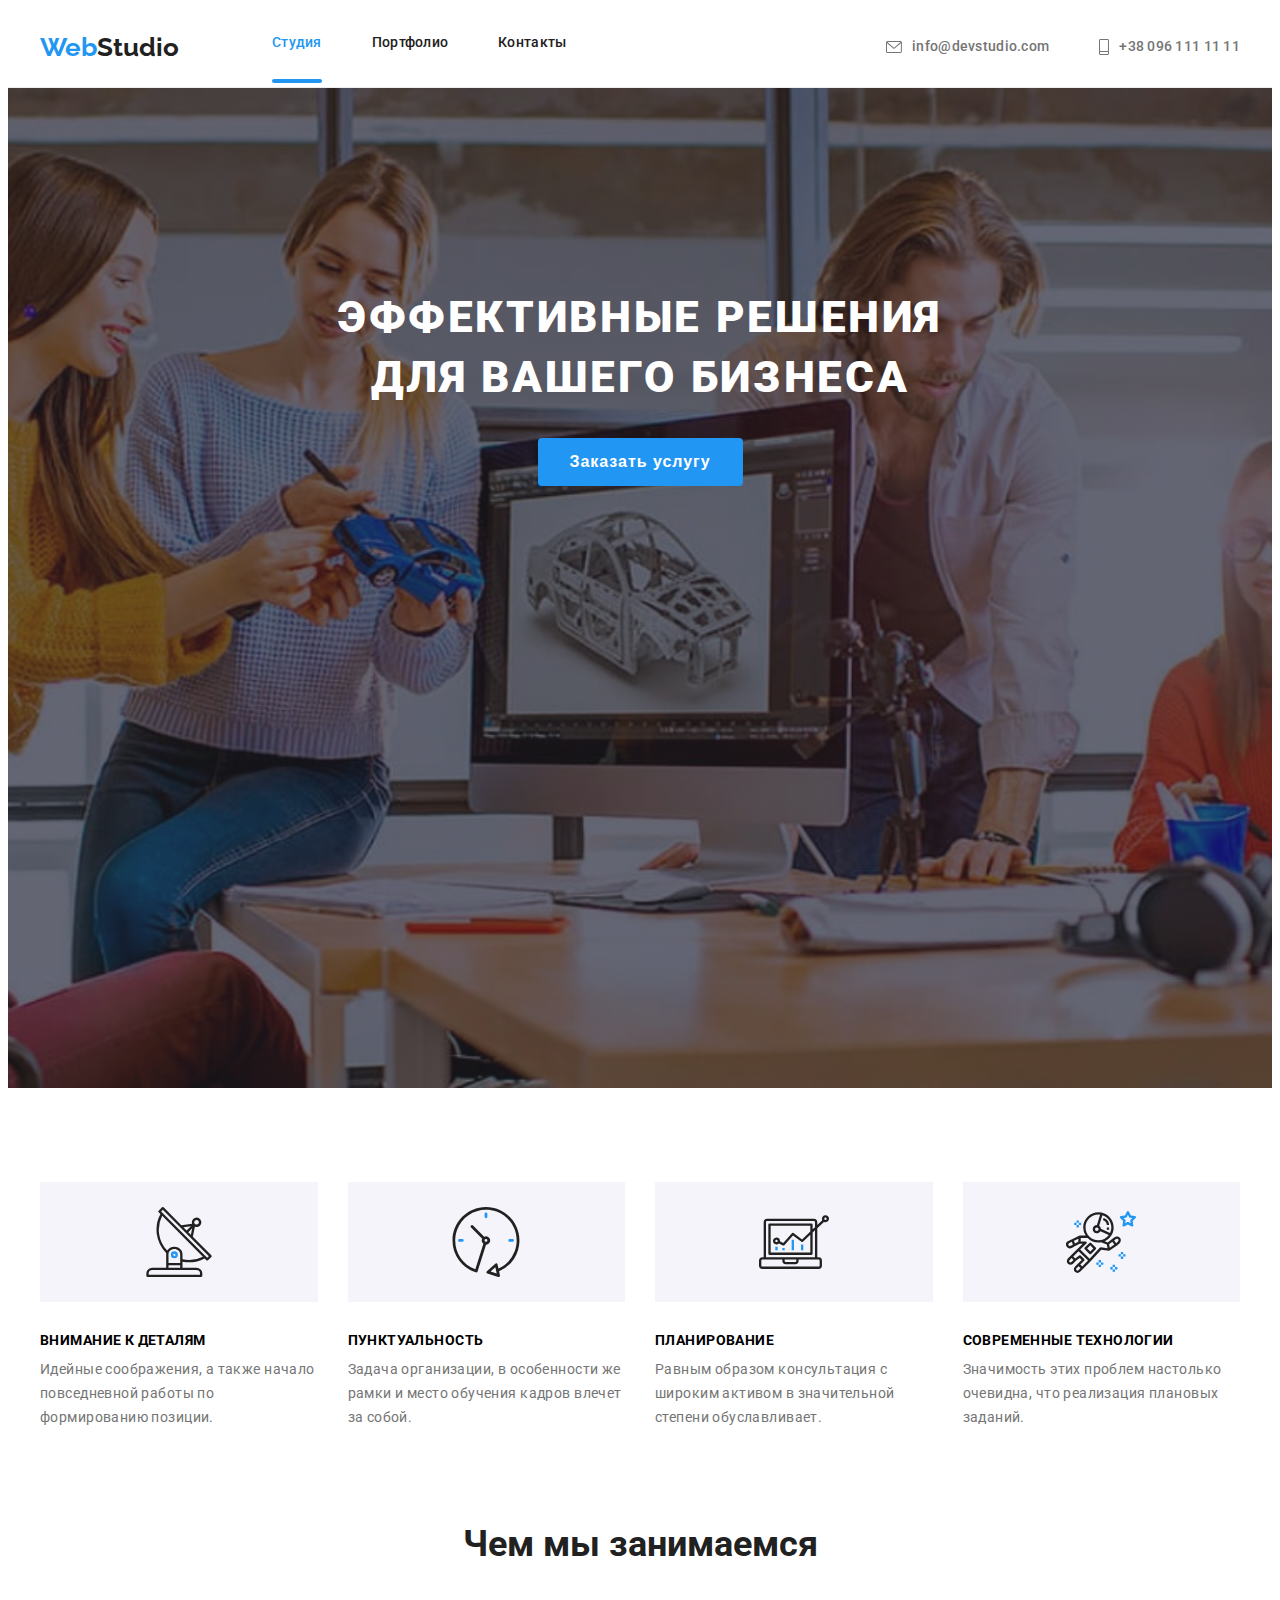
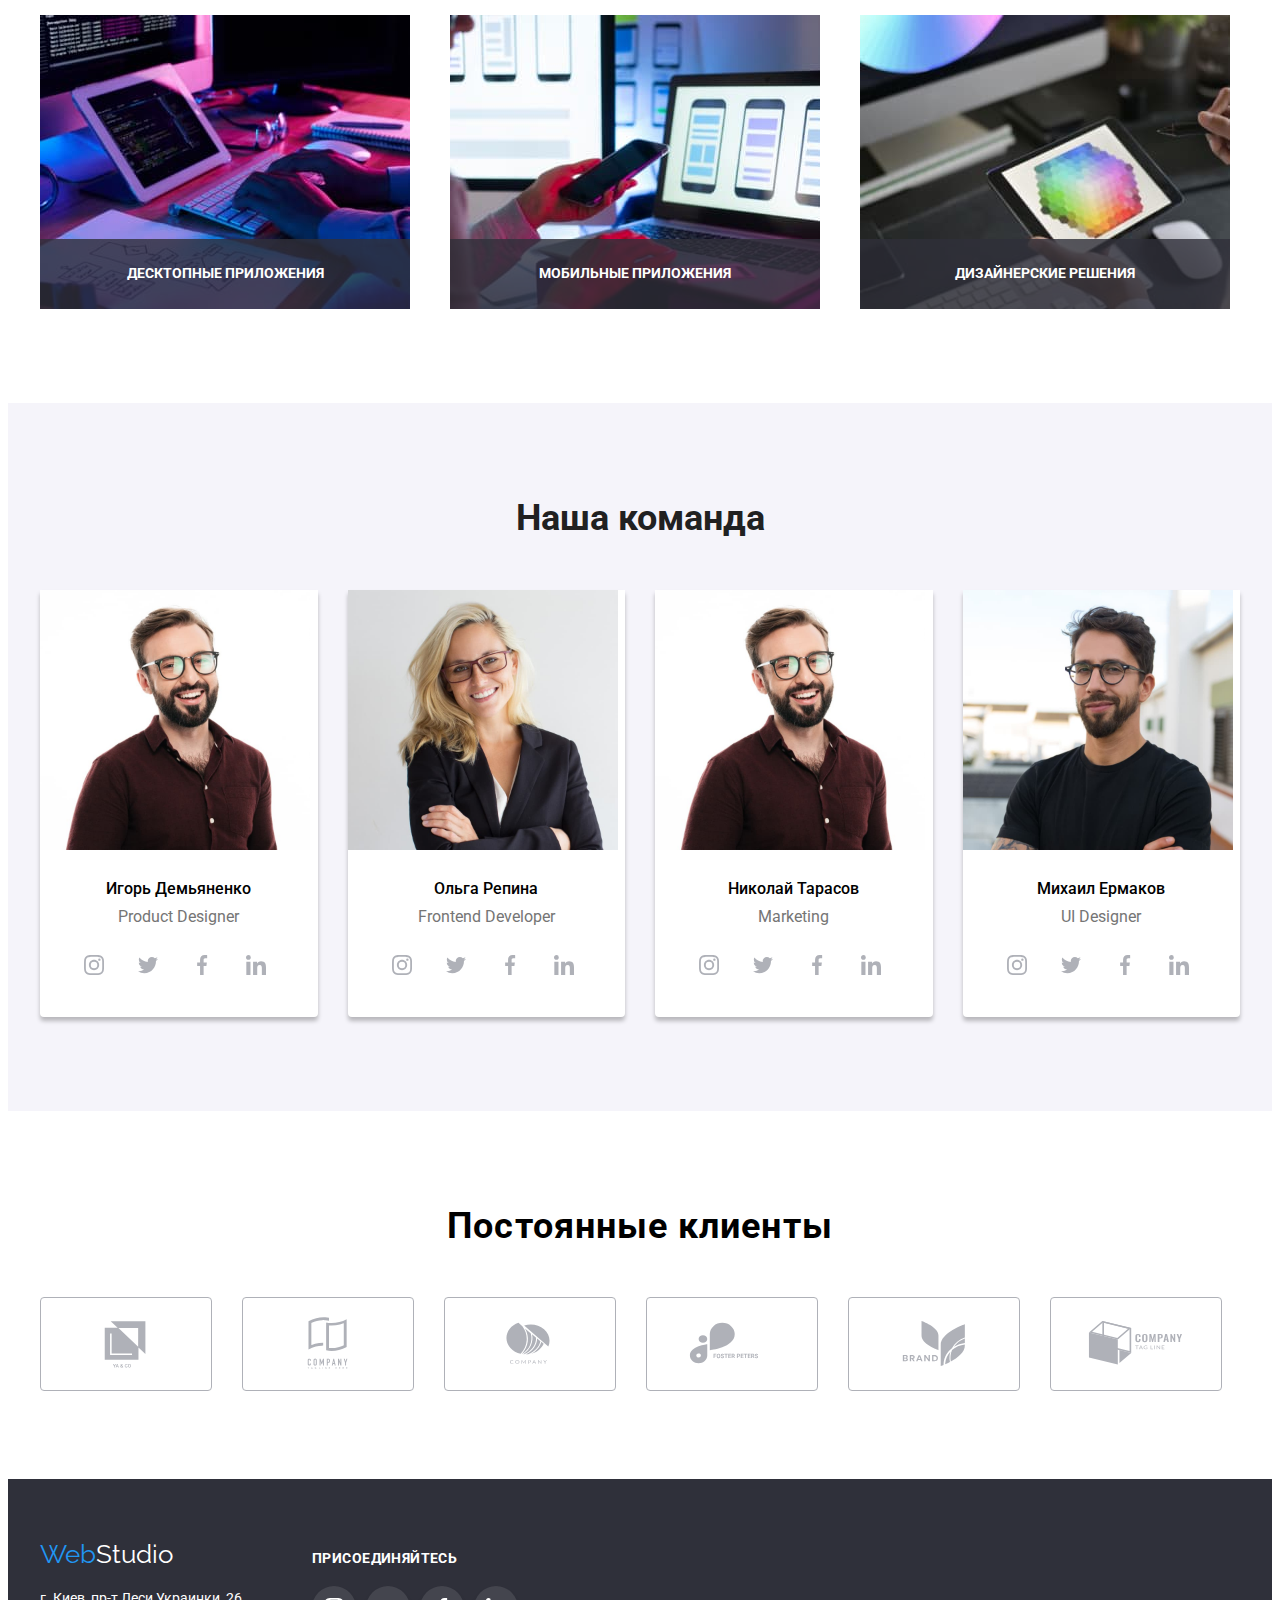
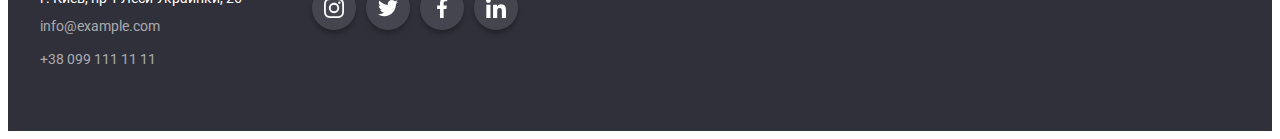
<file: index.html>
<!DOCTYPE html>
<html lang="ru">
  <head>
    <meta charset="UTF-8" />
    <meta http-equiv="X-UA-Compatible" content="IE=edge" />
    <meta name="viewport" content="width=device-width, initial-scale=1.0" />
    <title>WebStudio</title>
    <link
      rel="stylesheet"
      href="https://fonts.googleapis.com/css2?family=Raleway:wght@700&family=Roboto:wght@400;500;700;900&display=swap"
    />
    <link
      rel="stylesheet"
      href="https://cdnjs.cloudflare.com/ajax/libs/modern-normalize/1.1.0/modern-normalize.min.css"
      integrity="sha512-wpPYUAdjBVSE4KJnH1VR1HeZfpl1ub8YT/NKx4PuQ5NmX2tKuGu6U/JRp5y+Y8XG2tV+wKQpNHVUX03MfMFn9Q=="
      crossorigin="anonymous"
      referrerpolicy="no-referrer"
    />
    <link rel="stylesheet" href="./css/styles.css" />
  </head>
  <body>
    <header class="header">
      <div class="container header-container">
        <div class="flex-container">
          <a href="" class="header-logo"><span class="logo-span">Web</span>Studio</a>
          <nav>
            <ul class="marker-list header-list">
              <li class="item"><a class="nav-link current" href="">Студия</a></li>
              <li class="item"><a class="nav-link" href="./portfolio.html">Портфолио</a></li>
              <li class="item"><a class="nav-link" href="">Контакты</a></li>
            </ul>
          </nav>
          <ul class="marker-list header-list-contact">
            <li class="contact-item">
              <a class="contact-link" href="mailto:info@devstudio.com">
                <svg class="icon-header-mail" width="16" height="12">
                  <use href="./images/icons.svg#icon-mail"></use></svg
                >info@devstudio.com</a
              >
            </li>
            <li class="contact-item">
              <a class="contact-link" href="tel:+380961111111">
                <svg class="icon-header-mail" width="10" height="16">
                  <use href="./images/icons.svg#icon-phone"></use>
                </svg>
                +38 096 111 11 11
              </a>
            </li>
          </ul>
        </div>
      </div>
    </header>
    <main>
      <section class="hero">
        <div class="container">
          <h1 class="hero-title">Эффективные решения для вашего бизнеса</h1>
          <button type="button" class="primary-btn" data-modal-open>Заказать услугу</button>
        </div>
      </section>
      <section class="features">
        <div class="container">
          <h2 class="visually-hidden">скрытый заголовок h2</h2>
          <ul class="features-list">
            <li class="item">
              <div class="features-icons">
                <svg class="icons"><use href="./images/icons.svg#icon-antenna"></use></svg>
              </div>
              <h3 class="feature-title">Внимание к деталям</h3>
              <p class="feature-description">
                Идейные соображения, а также начало повседневной работы по формированию позиции.
              </p>
            </li>
            <li class="item">
              <div class="features-icons">
                <svg class="icons"><use href="./images/icons.svg#icon-clock"></use></svg>
              </div>
              <h3 class="feature-title">Пунктуальность</h3>
              <p class="feature-description">
                Задача организации, в особенности же рамки и место обучения кадров влечет за собой.
              </p>
            </li>
            <li class="item">
              <div class="features-icons">
                <svg class="icons"><use href="./images/icons.svg#icon-diagram"></use></svg>
              </div>
              <h3 class="feature-title">Планирование</h3>
              <p class="feature-description">
                Равным образом консультация с широким активом в значительной степени обуславливает.
              </p>
            </li>
            <li class="item">
              <div class="features-icons">
                <svg class="icons"><use href="./images/icons.svg#icon-astronaut"></use></svg>
              </div>
              <h3 class="feature-title">Современные технологии</h3>
              <p class="feature-description">
                Значимость этих проблем настолько очевидна, что реализация плановых заданий.
              </p>
            </li>
          </ul>
        </div>
      </section>

      <section class="we-do">
        <div class="container">
          <h2 class="we-do-title">Чем мы занимаемся</h2>
          <ul class="we-do-foto">
            <li class="item">
              <div class="box-computer-img">
                <img src="./images/box1.jpg" alt="набираем код" width="370" />
                <p class="text-on-img">Десктопные приложения</p>
              </div>
            </li>
            <li class="item">
              <div class="box-computer-img">
                <img src="./images/box2.jpg" alt="подключаем стили" width="370" />
                <p class="text-on-img">Мобильные приложения</p>
              </div>
            </li>
            <li class="item">
              <div class="box-computer-img">
                <img src="./images/box3.jpg" alt="получаем результат" width="370" />
                <p class="text-on-img">Дизайнерские решения</p>
              </div>
            </li>
          </ul>
        </div>
      </section>
      <section class="our-team">
        <div class="container">
          <h2 class="our-team-title">Наша команда</h2>
          <ul class="our-team-foto">
            <li class="team-item">
              <img src="./images/img-3.jpg" alt="фотография" width="270" />
              <div class="card-team-content">
                <h3 class="our-team-name">Игорь Демьяненко</h3>
                <p class="our-team-prof">Product Designer</p>

                <ul class="our-team-links">
                  <li class="link">
                    <a href="" class="bg-link">
                      <svg class="social-link">
                        <use href="./images/icons.svg#icon-instagram"></use>
                      </svg>
                    </a>
                  </li>
                  <li class="link">
                    <a href="" class="bg-link">
                      <svg class="social-link">
                        <use href="./images/icons.svg#icon-twitter"></use>
                      </svg>
                    </a>
                  </li>
                  <li class="link">
                    <a href="" class="bg-link">
                      <svg class="social-link">
                        <use href="./images/icons.svg#icon-facebook"></use>
                      </svg>
                    </a>
                  </li>
                  <li class="link">
                    <a href="" class="bg-link">
                      <svg class="social-link">
                        <use href="./images/icons.svg#icon-linkedin"></use>
                      </svg>
                    </a>
                  </li>
                </ul>
              </div>
            </li>
            <li class="team-item">
              <img src="./images/img-2.jpg" alt="фотография" width="270" />
              <div class="card-team-content">
                <h3 class="our-team-name">Ольга Репина</h3>
                <p class="our-team-prof">Frontend Developer</p>

                <ul class="our-team-links">
                  <li class="link">
                    <a href="" class="bg-link">
                      <svg class="social-link">
                        <use href="./images/icons.svg#icon-instagram"></use>
                      </svg>
                    </a>
                  </li>
                  <li class="link">
                    <a href="" class="bg-link">
                      <svg class="social-link">
                        <use href="./images/icons.svg#icon-twitter"></use>
                      </svg>
                    </a>
                  </li>
                  <li class="link">
                    <a href="" class="bg-link">
                      <svg class="social-link">
                        <use href="./images/icons.svg#icon-facebook"></use>
                      </svg>
                    </a>
                  </li>
                  <li class="link">
                    <a href="" class="bg-link">
                      <svg class="social-link">
                        <use href="./images/icons.svg#icon-linkedin"></use>
                      </svg>
                    </a>
                  </li>
                </ul>
              </div>
            </li>
            <li class="team-item">
              <img src="./images/img-3.jpg" alt="фотография" width="270" />
              <div class="card-team-content">
                <h3 class="our-team-name">Николай Тарасов</h3>
                <p class="our-team-prof">Marketing</p>

                <ul class="our-team-links">
                  <li class="link">
                    <a href="" class="bg-link">
                      <svg class="social-link">
                        <use href="./images/icons.svg#icon-instagram"></use>
                      </svg>
                    </a>
                  </li>
                  <li class="link">
                    <a href="" class="bg-link">
                      <svg class="social-link">
                        <use href="./images/icons.svg#icon-twitter"></use>
                      </svg>
                    </a>
                  </li>
                  <li class="link">
                    <a href="" class="bg-link">
                      <svg class="social-link">
                        <use href="./images/icons.svg#icon-facebook"></use>
                      </svg>
                    </a>
                  </li>
                  <li class="link">
                    <a href="" class="bg-link">
                      <svg class="social-link">
                        <use href="./images/icons.svg#icon-linkedin"></use>
                      </svg>
                    </a>
                  </li>
                </ul>
              </div>
            </li>
            <li class="team-item">
              <img src="./images/img.jpg" alt="фотография" width="270" />
              <div class="card-team-content">
                <h3 class="our-team-name">Михаил Ермаков</h3>
                <p class="our-team-prof">UI Designer</p>

                <ul class="our-team-links">
                  <li class="link">
                    <a href="" class="bg-link">
                      <svg class="social-link">
                        <use href="./images/icons.svg#icon-instagram"></use>
                      </svg>
                    </a>
                  </li>
                  <li class="link">
                    <a href="" class="bg-link">
                      <svg class="social-link">
                        <use href="./images/icons.svg#icon-twitter"></use>
                      </svg>
                    </a>
                  </li>
                  <li class="link">
                    <a href="" class="bg-link">
                      <svg class="social-link">
                        <use href="./images/icons.svg#icon-facebook"></use>
                      </svg>
                    </a>
                  </li>
                  <li class="link">
                    <a href="" class="bg-link">
                      <svg class="social-link">
                        <use href="./images/icons.svg#icon-linkedin"></use>
                      </svg>
                    </a>
                  </li>
                </ul>
              </div>
            </li>
          </ul>
        </div>
      </section>
      <section class="clients">
        <div class="container">
          <h2 class="regular-clients">Постоянные клиенты</h2>
          <ul class="list-icon">
            <li class="item-icon">
              <a class="link-icon" href="">
                <svg class="icon-clients" width="106" height="60">
                  <use href="./images/icons.svg#icon-cl-1"></use>
                </svg>
              </a>
            </li>
            <li class="item-icon">
              <a class="link-icon" href="">
                <svg class="icon-clients" width="106" height="60">
                  <use href="./images/icons.svg#icon-cl-2"></use>
                </svg>
              </a>
            </li>
            <li class="item-icon">
              <a class="link-icon" href="">
                <svg class="icon-clients" width="106" height="60">
                  <use href="./images/icons.svg#icon-cl-3"></use>
                </svg>
              </a>
            </li>
            <li class="item-icon">
              <a class="link-icon" href="">
                <svg class="icon-clients" width="106" height="60">
                  <use href="./images/icons.svg#icon-cl-4"></use>
                </svg>
              </a>
            </li>
            <li class="item-icon">
              <a class="link-icon" href="">
                <svg class="icon-clients" width="106" height="60">
                  <use href="./images/icons.svg#icon-cl-5"></use>
                </svg>
              </a>
            </li>
            <li class="item-icon">
              <a class="link-icon" href="">
                <svg class="icon-clients" width="106" height="60">
                  <use href="./images/icons.svg#icon-cl-6"></use>
                </svg>
              </a>
            </li>
          </ul>
        </div>
      </section>
    </main>
    <footer>
      <div class="container">
        <div class="footer-content">
          <div class="footer">
            <a href="./index.html" class="logo text"
              >Web<span class="logo-three text">Studio</span></a
            >

            <address>
              <ul class="footer-contact-list">
                <li class="footer-adress">
                  <a href="https://goo.gl/maps/QL9woeG6s1fVLZXF6" target="blank"
                    >г. Киев, пр-т Леси Украинки, 26</a
                  >
                </li>
                <li class="footer-contact mail">
                  <a href="mailto:info@devstudio.com">info@example.com</a>
                </li>
                <li class="footer-contact tel">
                  <a href="tel:+380961111111">+38 099 111 11 11</a>
                </li>
              </ul>
            </address>
          </div>
          <div class="footer-join">
            <h3 class="join">присоединяйтесь</h3>
            <ul class="footer-links">
              <li class="link">
                <a href="" class="footer-bg-link">
                  <svg class="footer-social-link">
                    <use href="./images/icons.svg#icon-instagram"></use>
                  </svg>
                </a>
              </li>
              <li class="link">
                <a href="" class="footer-bg-link">
                  <svg class="footer-social-link">
                    <use href="./images/icons.svg#icon-twitter"></use>
                  </svg>
                </a>
              </li>
              <li class="link">
                <a href="" class="footer-bg-link">
                  <svg class="footer-social-link">
                    <use href="./images/icons.svg#icon-facebook"></use>
                  </svg>
                </a>
              </li>
              <li class="link">
                <a href="" class="footer-bg-link">
                  <svg class="footer-social-link">
                    <use href="./images/icons.svg#icon-linkedin"></use>
                  </svg>
                </a>
              </li>
            </ul>
          </div>
        </div>
      </div>
    </footer>
    <div class="backdrop is-hidden" data-modal>
      <div class="modal">
        <button class="btn-modal" type="button" data-modal-close>
          <svg class="modal-close-icon" width="18" height="18">
            <use href="./images/close.svg#close-icon"></use>
          </svg>
        </button>
      </div>
    </div>
    <script src="./js/modal.js"></script>
  </body>
</html>
</file>
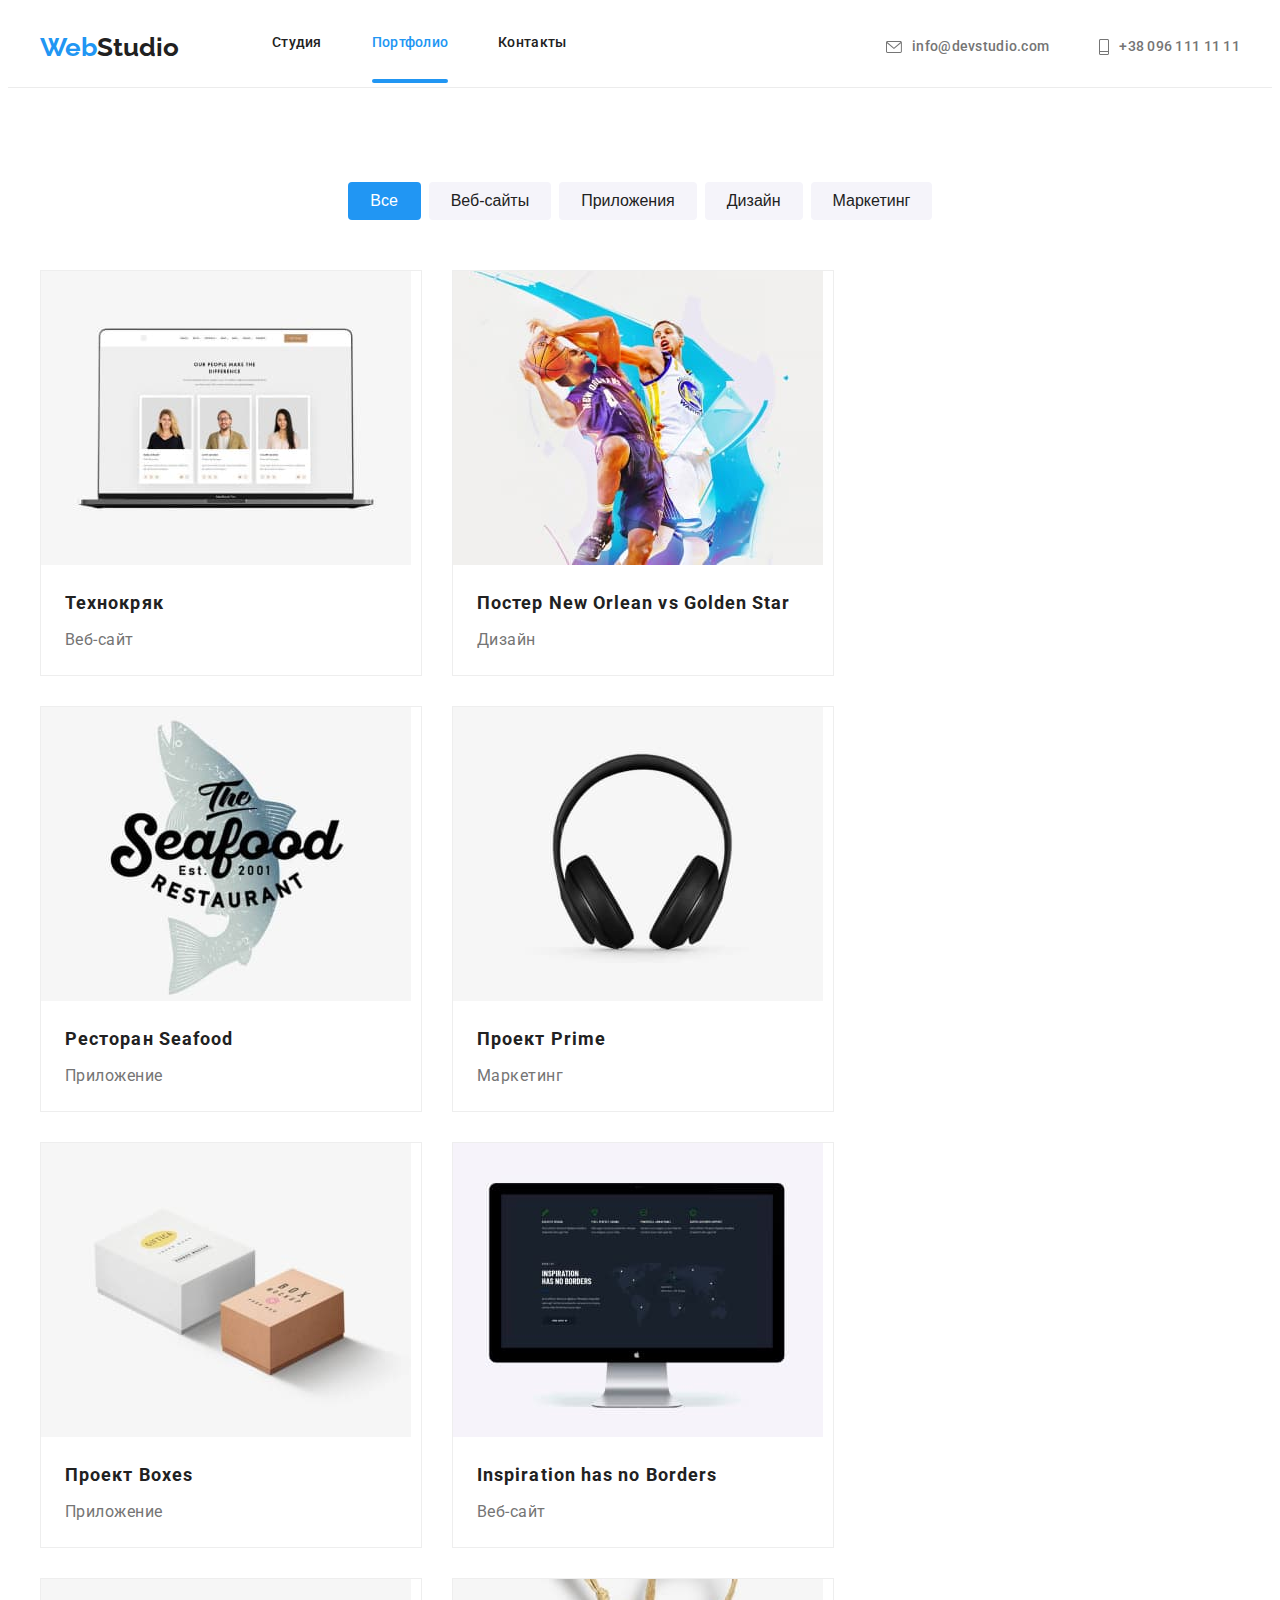
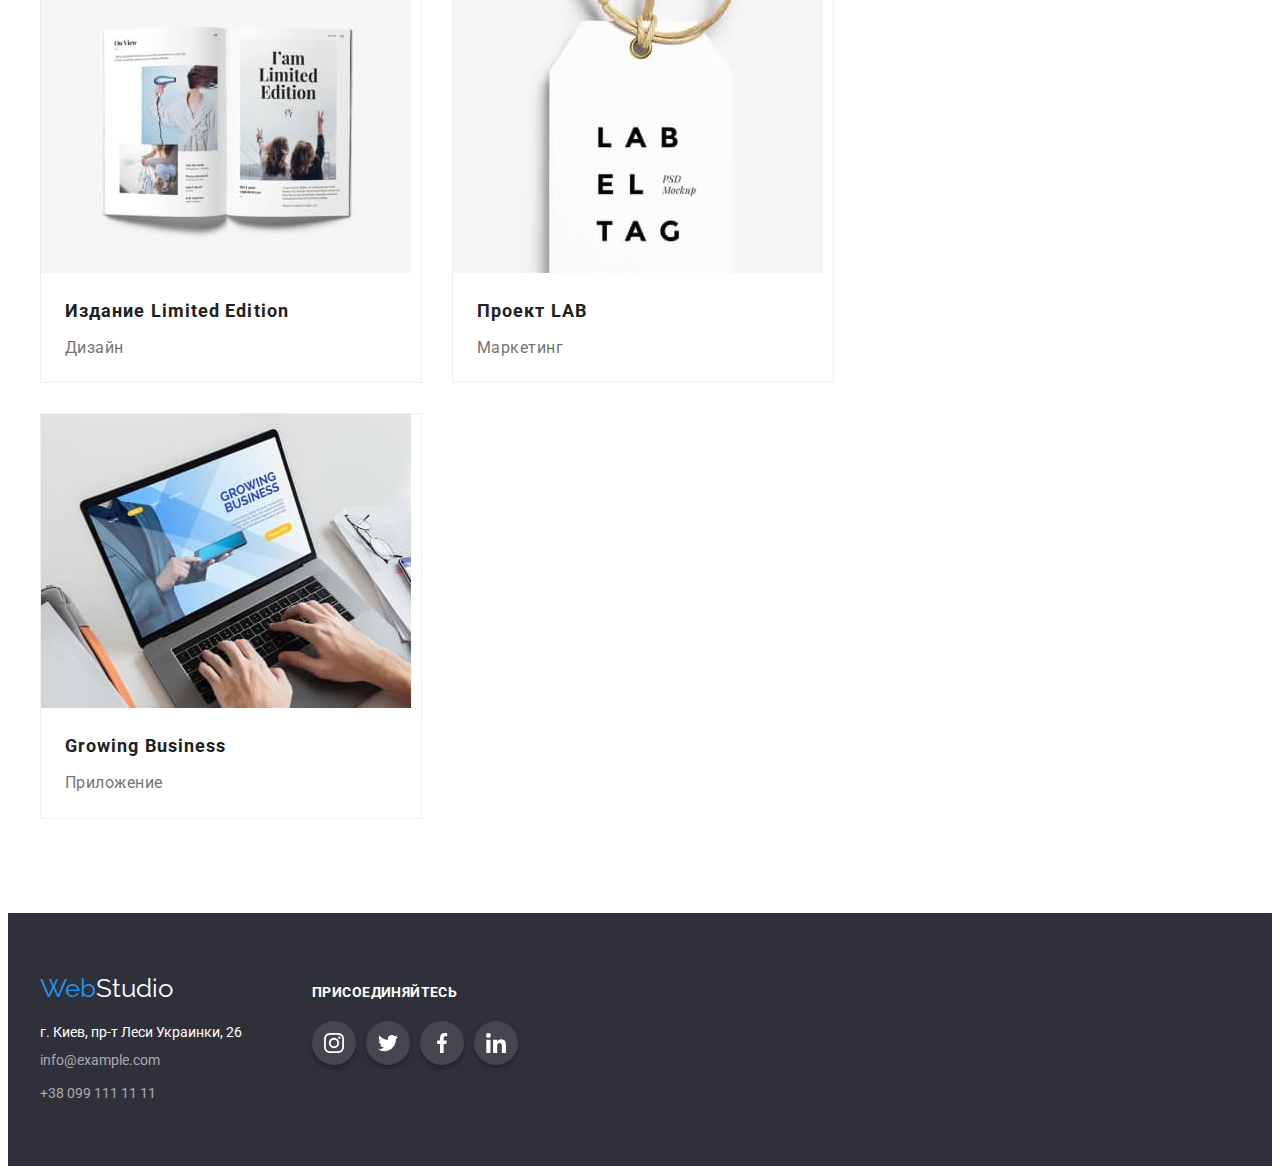
<file: portfolio.html>
<!DOCTYPE html>
<html lang="ru">
  <head>
    <meta charset="UTF-8" />
    <meta http-equiv="X-UA-Compatible" content="IE=edge" />
    <meta name="viewport" content="width=device-width, initial-scale=1.0" />
    <title>Портфолио</title>
    <link
      rel="stylesheet"
      href="https://fonts.googleapis.com/css2?family=Raleway:wght@700&family=Roboto:wght@400;500;700;900&display=swap"
    />
    <link
      rel="stylesheet"
      href="https://cdnjs.cloudflare.com/ajax/libs/modern-normalize/1.1.0/modern-normalize.min.css"
      integrity="sha512-wpPYUAdjBVSE4KJnH1VR1HeZfpl1ub8YT/NKx4PuQ5NmX2tKuGu6U/JRp5y+Y8XG2tV+wKQpNHVUX03MfMFn9Q=="
      crossorigin="anonymous"
      referrerpolicy="no-referrer"
    />

    <link rel="stylesheet" href="./css/styles.css" />
  </head>
  <body>
    <header class="header">
      <div class="container">
        <div class="flex-container">
          <a href="" class="header-logo"><span class="logo-span">Web</span>Studio</a>
          <nav>
            <ul class="marker-list header-list">
              <li class="item"><a class="nav-link" href="./index.html">Студия</a></li>
              <li class="item"><a class="nav-link current" href="">Портфолио</a></li>
              <li class="item"><a class="nav-link" href="">Контакты</a></li>
            </ul>
          </nav>
          <ul class="marker-list header-list-contact">
            <li class="contact-item">
              <a class="contact-link" href="mailto:info@devstudio.com">
                <svg class="icon-header-mail" width="16" height="12">
                  <use href="./images/icons.svg#icon-mail"></use></svg
                >info@devstudio.com</a
              >
            </li>
            <li class="contact-item">
              <a class="contact-link" href="tel:+380961111111">
                <svg class="icon-header-mail" width="10" height="16">
                  <use href="./images/icons.svg#icon-phone"></use>
                </svg>
                +38 096 111 11 11
              </a>
            </li>
          </ul>
        </div>
      </div>
    </header>
    <main>
      <section class="works">
        <div class="container">
          <h1 class="hidden">скрытый заголовок Н1</h1>
          <ul class="btn-text">
            <li class="item"><button type="button" class="secondary-btn btn-all">Все</button></li>
            <li class="item"><button type="button" class="secondary-btn">Веб-сайты</button></li>
            <li class="item"><button type="button" class="secondary-btn">Приложения</button></li>
            <li class="item"><button type="button" class="secondary-btn">Дизайн</button></li>
            <li class="item"><button type="button" class="secondary-btn">Маркетинг</button></li>
          </ul>
          <ul class="pictures">
            <li class="item border">
              <a class="card-link" href="">
                <div class="card-thumb">
                  <p class="overlay">
                    Ресурс предлагает комплексные предложения с разным уровнем функционала и
                    сервисов. Все это позволит посетителю получить исчерпывающие сведения о компании
                    или частном лице.
                  </p>
                  <img src="./images-portfolio/img1.jpg" alt="набор фото" />
                </div>
                <div class="card-content">
                  <h2 class="picture-title">Технокряк</h2>
                  <p class="picture-description">Веб-сайт</p>
                </div>
              </a>
            </li>
            <li class="item border">
              <a class="card-link" href="">
                <div class="card-thumb">
                  <p class="overlay">
                    Ресурс предлагает комплексные предложения с разным уровнем функционала и
                    сервисов. Все это позволит посетителю получить исчерпывающие сведения о компании
                    или частном лице.
                  </p>
                  <img src="./images-portfolio/img2.jpg" alt="набор фото" />
                </div>
                <div class="card-content">
                  <h2 class="picture-title">Постер New Orlean vs Golden Star</h2>
                  <p class="picture-description">Дизайн</p>
                </div>
              </a>
            </li>
            <li class="item border">
              <a class="card-link" href="">
                <div class="card-thumb">
                  <p class="overlay">
                    Ресурс предлагает комплексные предложения с разным уровнем функционала и
                    сервисов. Все это позволит посетителю получить исчерпывающие сведения о компании
                    или частном лице.
                  </p>
                  <img src="./images-portfolio/img3.jpg" alt="набор фото" />
                </div>
                <div class="card-content">
                  <h2 class="picture-title">Ресторан Seafood</h2>
                  <p class="picture-description">Приложение</p>
                </div>
              </a>
            </li>
            <li class="item border">
              <a class="card-link" href="">
                <div class="card-thumb">
                  <p class="overlay">
                    Ресурс предлагает комплексные предложения с разным уровнем функционала и
                    сервисов. Все это позволит посетителю получить исчерпывающие сведения о компании
                    или частном лице.
                  </p>
                  <img src="./images-portfolio/img4.jpg" alt="набор фото" />
                </div>
                <div class="card-content">
                  <h2 class="picture-title">Проект Prime</h2>
                  <p class="picture-description">Маркетинг</p>
                </div>
              </a>
            </li>
            <li class="item border">
              <a class="card-link" href="">
                <div class="card-thumb">
                  <p class="overlay">
                    Ресурс предлагает комплексные предложения с разным уровнем функционала и
                    сервисов. Все это позволит посетителю получить исчерпывающие сведения о компании
                    или частном лице.
                  </p>
                  <img src="./images-portfolio/img5.jpg" alt="набор фото" />
                </div>
                <div class="card-content">
                  <h2 class="picture-title">Проект Boxes</h2>
                  <p class="picture-description">Приложение</p>
                </div>
              </a>
            </li>
            <li class="item border">
              <a class="card-link" href="">
                <div class="card-thumb">
                  <p class="overlay">
                    Ресурс предлагает комплексные предложения с разным уровнем функционала и
                    сервисов. Все это позволит посетителю получить исчерпывающие сведения о компании
                    или частном лице.
                  </p>
                  <img src="./images-portfolio/img6.jpg" alt="набор фото" />
                </div>
                <div class="card-content">
                  <h2 class="picture-title">Inspiration has no Borders</h2>
                  <p class="picture-description">Веб-сайт</p>
                </div>
              </a>
            </li>
            <li class="item border">
              <a class="card-link" href="">
                <div class="card-thumb">
                  <p class="overlay">
                    Ресурс предлагает комплексные предложения с разным уровнем функционала и
                    сервисов. Все это позволит посетителю получить исчерпывающие сведения о компании
                    или частном лице.
                  </p>
                  <img src="./images-portfolio/img7.jpg" alt="набор фото" />
                </div>
                <div class="card-content">
                  <h2 class="picture-title">Издание Limited Edition</h2>
                  <p class="picture-description">Дизайн</p>
                </div>
              </a>
            </li>
            <li class="item border">
              <a class="card-link" href="">
                <div class="card-thumb">
                  <p class="overlay">
                    Ресурс предлагает комплексные предложения с разным уровнем функционала и
                    сервисов. Все это позволит посетителю получить исчерпывающие сведения о компании
                    или частном лице.
                  </p>
                  <img src="./images-portfolio/img8.jpg" alt="набор фото" />
                </div>
                <div class="card-content">
                  <h2 class="picture-title">Проект LAB</h2>
                  <p class="picture-description">Маркетинг</p>
                </div>
              </a>
            </li>
            <li class="item border">
              <a class="card-link" href="">
                <div class="card-thumb">
                  <p class="overlay">
                    Ресурс предлагает комплексные предложения с разным уровнем функционала и
                    сервисов. Все это позволит посетителю получить исчерпывающие сведения о компании
                    или частном лице.
                  </p>
                  <img src="./images-portfolio/img9.jpg" alt="набор фото" />
                </div>
                <div class="card-content">
                  <h2 class="picture-title">Growing Business</h2>
                  <p class="picture-description">Приложение</p>
                </div>
              </a>
            </li>
          </ul>
        </div>
      </section>
    </main>
    <footer>
      <div class="container">
        <div class="footer-content">
          <div class="footer">
            <a href="./index.html" class="logo text"
              >Web<span class="logo-three text">Studio</span></a
            >

            <address>
              <ul class="footer-contact-list">
                <li class="footer-adress">
                  <a href="https://goo.gl/maps/QL9woeG6s1fVLZXF6" target="blank"
                    >г. Киев, пр-т Леси Украинки, 26</a
                  >
                </li>
                <li class="footer-contact mail">
                  <a href="mailto:info@devstudio.com">info@example.com</a>
                </li>
                <li class="footer-contact tel">
                  <a href="tel:+380961111111">+38 099 111 11 11</a>
                </li>
              </ul>
            </address>
          </div>
          <div class="footer-join">
            <h3 class="join">присоединяйтесь</h3>
            <ul class="footer-links">
              <li class="link">
                <a href="" class="footer-bg-link">
                  <svg class="footer-social-link">
                    <use href="./images/icons.svg#icon-instagram"></use>
                  </svg>
                </a>
              </li>
              <li class="link">
                <a href="" class="footer-bg-link">
                  <svg class="footer-social-link">
                    <use href="./images/icons.svg#icon-twitter"></use>
                  </svg>
                </a>
              </li>
              <li class="link">
                <a href="" class="footer-bg-link">
                  <svg class="footer-social-link">
                    <use href="./images/icons.svg#icon-facebook"></use>
                  </svg>
                </a>
              </li>
              <li class="link">
                <a href="" class="footer-bg-link">
                  <svg class="footer-social-link">
                    <use href="./images/icons.svg#icon-linkedin"></use>
                  </svg>
                </a>
              </li>
            </ul>
          </div>
        </div>
      </div>
    </footer>
    <!-- <script src="./js/modal.js"></script> -->
  </body>
</html>
</file>
<file: css/styles.css>
/* general */
:root {
  --title-text-color: #212121;
  --text-color: #757575;
  --accent-color: #2196f3;
  --btn-bg-color: #f5f4fa;
  --bg-color: #ffffff;
  --secondary-bg-color: #f5f4fa;
  --primary-btn-hover-color: #188ce8;

  --pictures-margin: 30px;

  --font-text: 14px;

  --font-weight-main: 500;
}

body {
  background-color: var(--bg-color);
  font-family: 'Roboto', sans-serif;
}

.container {
  width: 1200px;
  padding-right: 15px;
  padding-left: 15px;
  margin-left: auto;
  margin-right: auto;
  /* outline: solid 3px red; */
}

.visually-hidden {
  position: absolute;
  width: 1px;
  height: 1px;
  margin: -1px;
  border: 0;
  padding: 0;

  white-space: nowrap;
  clip-path: inset(100%);
  clip: rect(0 0 0 0);
  overflow: hidden;
}

h1,
h2,
h3,
h4,
h5,
h6,
p {
  margin: 0;
}

ul {
  list-style: none;
  padding-left: 0px;
  margin: 0;
}

a {
  display: block;
  text-decoration: none;
  font-style: normal;
}

img {
  display: block;
  max-width: 100%;
}
.hidden {
  display: none;
  margin-top: 0px;
  margin-bottom: 0px;
}

/* header and footer */
.logo {
  color: var(--accent-color);
  font-family: 'Raleway', sans-serif;
  font-size: 26px;
}

.main-nav .logo {
  margin-right: 93px;
  padding-top: 24px;
  padding-bottom: 24px;
}

.logo-two {
  color: var(--title-text-color);
  font-family: 'Raleway', sans-serif;
  font-size: 26px;
}
.logo-three {
  color: var(--bg-color);
}
.main-nav .text {
  line-height: 1.38;
}
.footer .text {
  line-height: 1.17;
}

.header a:hover,
.header a:focus,
.footer a:hover,
.footer a:focus {
  color: var(--accent-color);
}

/* header */
.marker-list {
  list-style-type: none;
  padding: 0;
}

/* =====HEADER START====== */
.header {
  border-bottom: 1px solid #ececec;
}

.container {
  width: 1200px;
  padding: 0 15px;
  margin: 0 auto;
}

header a {
  padding: 24px 0px;
}
.flex-container {
  display: flex;
  align-items: center;
}

.header-logo {
  font-family: 'Raleway', sans-serif;
  font-size: 26px;
  font-weight: 700;
  line-height: 1.19;
  text-decoration: none;
  color: var(--title-text-color);
  margin-right: 93px;

  transition: text-shadow 250ms cubic-bezier(0.4, 0, 0.2, 1);
}

.header-logo:hover,
.header-logo:focus {
  text-shadow: 0px 4px 4px rgba(0, 0, 0, 0.25), 0px 4px 4px rgba(0, 0, 0, 0.25);
}

.logo-span {
  color: var(--accent-color);
}

.header-list {
  display: flex;
}

.header-list > .item:not(:last-child) {
  margin-right: 50px;
}
.marker-list .nav-link {
  position: relative;
  padding-bottom: 32px;

  font-size: var(--font-text);
  font-weight: var(--font-weight-main);
  line-height: 1.14;
  text-decoration: none;
  color: var(--title-text-color);
  letter-spacing: 0.02em;

  transition: color 250ms cubic-bezier(0.4, 0, 0.2, 1);
}

.nav-link:hover,
.nav-link:focus {
  color: var(--accent-color);
}

.marker-list .current {
  color: var(--accent-color);
}

.marker-list .current::after {
  content: '';

  position: absolute;
  bottom: 0;
  left: 0;
  width: 100%;
  height: 4px;
  background: var(--accent-color);
  border-radius: 2px;
}

.header-list-contact > .contact-item:first-child {
  margin-right: 50px;
}

.header-list-contact {
  display: flex;
  margin-left: auto;
}

.contact-link {
  display: flex;
  justify-content: center;
  align-items: center;
  font-size: var(--font-text);
  font-weight: var(--font-weight-main);
  line-height: 1.14;
  text-decoration: none;
  color: var(--text-color);
  font-style: normal;
  letter-spacing: 0.02em;

  transition: color 250ms cubic-bezier(0.4, 0, 0.2, 1);
}

.contact-link:hover,
.contact-link:focus {
  color: var(--accent-color);
}

.icon-header-mail {
  margin-right: 10px;
  fill: currentColor;
}

/* hero */
.hero {
  background-color: #2f303a;
  text-align: center;
  padding-top: 200px;
  padding-bottom: 200px;

  max-width: 1600px;
  height: 600px;
  margin-left: auto;
  margin-right: auto;
  background-image: linear-gradient(rgba(47, 48, 58, 0.4), rgba(47, 48, 58, 0.4)),
    url(../images/bg-hero.jpg);
  background-position: center;
  background-repeat: no-repeat;
  background-size: cover;
}

.hero-title {
  color: var(--bg-color);
  width: 696px;
  font-family: Roboto;
  font-size: 44px;
  font-weight: 900;
  letter-spacing: 0.06em;
  line-height: 1.36;
  text-transform: uppercase;
  display: inline-block;
  text-align: center;
  margin: 0 0 30px 0;
}
.primary-btn {
  color: var(--bg-color);
  background-color: var(--accent-color);
  cursor: pointer;
  border: none;
  line-height: 1.8;
  letter-spacing: 0.06em;
  text-align: center;
  font-size: 16px;
  font-weight: 700;
  border-radius: 4px;
  padding: 10px 32px;
  display: block;
  margin: auto;
  /* background-color: transparent; */
  transition: background-color 250ms linear, color 250ms linear;
}

.primary-btn:hover,
.primary-btn:focus {
  background-color: var(--primary-btn-hover-color);
}

/* features */
.features {
  padding-top: 94px;
  padding-bottom: 94px;
}

.features-list {
  display: flex;
  margin-left: calc(-1 * var(--pictures-margin));
}

.features-list .item {
  flex-basis: calc(100% / 4 - var(--pictures-margin));
  margin-left: var(--pictures-margin);
}

.features-icons {
  display: flex;
  justify-content: center;
  align-items: center;
  height: 120px;
  background-color: var(--btn-bg-color);
  margin-bottom: 30px;
}
.icons {
  width: 70px;
  height: 70px;
}

/* 
.features-list .item::before {
  display: block;
  content: '';
  height: 120px;
  background-color: var(--btn-bg-color);
  background-repeat: no-repeat;
  background-position: center;
}

/* .icon-antenna::before {
  background-image: url(../images/antenna.svg);
}
.icon-clock::before {
  background-image: url(../images/clock.svg);
}
.icon-diagram::before {
  background-image: url(../images/diagram.svg);
}
.icon-astronaut::before {
  background-image: url(../images/astronaut.svg);
} */

.feature-title {
  font-weight: 700;
  font-size: 14px;
  line-height: 16px;
  letter-spacing: 0.03em;
  text-transform: uppercase;
  margin-bottom: 10px;
}
.feature-description {
  color: var(--text-color);
  line-height: 1.7;
  font-weight: 400;
  font-size: 14px;
  letter-spacing: 0.03em;
  text-align: left;
}

/* we-do */
.we-do {
  padding-bottom: 94px;
}

.we-do-title {
  color: var(--title-text-color);
  font-size: 14px;
  line-height: 1.17;
  text-align: center;
  font-weight: 700;
  font-size: 36px;
  margin-bottom: 50px;
}
.we-do-foto {
  display: flex;
  margin-left: calc(-1 * var(--pictures-margin));
}
.box-computer-img {
  position: relative;
}
.text-on-img {
  position: absolute;
  bottom: 0;
  left: 0;

  display: flex;
  justify-content: center;
  align-items: center;
  width: 370px;
  height: 70px;

  font-weight: 700;
  font-size: 14px;
  line-height: 1.14;
  text-transform: uppercase;
  color: white;
  background: rgba(47, 48, 58, 0.8);
}
.we-do-foto .item {
  flex-basis: calc(100% / 3 - var(--pictures-margin));
  margin-left: var(--pictures-margin);
}

/* our team */
.our-team {
  background-color: var(--secondary-bg-color);

  padding-top: 94px;
  padding-bottom: 94px;
  margin-left: auto;
  margin-right: auto;
}

.our-team-title {
  color: var(--title-text-color);
  line-height: 1.17;
  text-align: center;
  font-weight: 700;
  font-size: 36px;
  margin-bottom: 50px;
}
.our-team-foto {
  display: flex;
  margin-left: calc(-1 * var(--pictures-margin));
}
.team-item {
  flex-basis: calc(100% / 4 - var(--pictures-margin));
  margin-left: var(--pictures-margin);
  background-color: var(--bg-color);

  border-radius: 0px 0px 4px 4px;
  box-shadow: 0px 4px 4px 0px #00000040;
}

.card-team-content {
  padding: 30px 32px;
}

.our-team-name {
  font-weight: 500;
  font-size: 16px;
  line-height: 1.17;
  margin-bottom: 10px;
  text-align: center;
}

.our-team-prof {
  color: var(--text-color);
  font-weight: 400;
  font-size: 16px;
  line-height: 1.17;
  text-align: center;
  margin-bottom: 16px;
}

.our-team-links {
  display: flex;
}

.bg-link {
  display: flex;
  align-items: center;
  justify-content: center;

  color: #afb1b8;

  border-radius: 50%;

  width: 44px;
  height: 44px;

  transition: color 350ms cubic-bezier(0.4, 0, 0.2, 1),
    background-color 350ms cubic-bezier(0.4, 0, 0.2, 1),
    border-radius 350ms cubic-bezier(0.4, 0, 0.2, 1);
}

.link:not(:last-child) {
  margin-right: 10px;
}

.bg-link:hover,
.bg-link:focus {
  color: var(--bg-color);
  background-color: var(--accent-color);
  border-radius: 50%;
}

.social-link {
  fill: currentColor;

  width: 20px;
  height: 20px;
}

.clients {
  background-color: var(--bg-color);

  padding-top: 94px;
  padding-bottom: 88px;
  margin-right: auto;
  margin-left: auto;
}

.regular-clients {
  font-size: 36px;
  font-weight: 700;
  line-height: 1.17;
  letter-spacing: 0.03em;
  text-align: center;
  margin-bottom: 50px;
}

.list-icon {
  display: flex;
}
.item-icon:not(:first-child) {
  margin-left: 30px;
}

.link-icon {
  display: block;
}

.link-icon {
  display: flex;
  width: 170px;
  height: 92px;
  justify-content: center;
  align-items: center;
  color: #afb1b8;
  border: 1px solid #afb1b8;
  border-radius: 4px;

  transition: color 250ms cubic-bezier(0.4, 0, 0.2, 1), border 250ms cubic-bezier(0.4, 0, 0.2, 1);
}

.link-icon:hover,
.link-icon:focus {
  color: var(--accent-color);
  border: 1px solid var(--accent-color);
}

.icon-clients {
  fill: currentColor;
}

/* footer */
footer {
  background-color: #2f303a;
  padding-top: 60px;
  padding-bottom: 60px;
}

.footer-content {
  display: flex;
  align-items: baseline;
}

.footer-adress a {
  color: var(--bg-color);
  line-height: 1.17;
}

.footer-contact a {
  color: rgba(255, 255, 255, 0.6);
  line-height: 1.7;
}

.footer-contact-list {
  line-height: 1.17;
  font-size: 14px;
}
footer .text {
  margin-bottom: 20px;
}

.footer-adress {
  margin-bottom: 9px;
}
.mail {
  margin-bottom: 9px;
}

.footer-join {
  margin-left: 70px;
}

.join {
  font-size: 14px;
  font-style: normal;
  font-weight: 700;
  line-height: 1.17;
  letter-spacing: 0.03em;
  text-transform: uppercase;

  color: var(--bg-color);

  margin-bottom: 20px;
}

.footer-links {
  display: flex;
}

.footer-bg-link {
  display: flex;
  align-items: center;
  justify-content: center;

  background-color: #ffffff1a;
  width: 44px;
  height: 44px;

  box-shadow: 0px 4px 4px 0px #00000040;
  border-radius: 50%;
  box-shadow: 0px 4px 4px rgb(0 0 0 / 25%);
  cursor: pointer;
  transition: background-color 250ms cubic-bezier(0.4, 0, 0.2, 1);
}

.link:not(:last-child) {
  margin-right: 10px;
}

.footer-bg-link:hover,
.footer-bg-link:focus {
  color: var(--bg-color);
  background-color: var(--accent-color);
}

.footer-social-link {
  fill: var(--bg-color);

  width: 20px;
  height: 20px;
}

/* PORTFOLIO */
.works {
  padding-top: 94px;
  padding-bottom: 94px;
}
/* Buttons */
.btn-text {
  display: flex;
  justify-content: center;
  margin-bottom: 50px;
}
.btn-text .item:not(:last-child) {
  margin-right: 8px;
}
.secondary-btn,
.btn-all {
  background-color: var(--btn-bg-color);
  color: var(--title-text-color);
  cursor: pointer;
  line-height: 1.62;
  font-size: 16px;
  font-weight: 500;
  border: none;
  border-radius: 4px;
  padding: 6px 22px;
  display: block;
  min-width: 73px;
  text-align: center;

  transition: color 250ms cubic-bezier(0.4, 0, 0.2, 1),
    background-color 250ms cubic-bezier(0.4, 0, 0.2, 1),
    box-shadow 250ms cubic-bezier(0.4, 0, 0.2, 1);
}

.btn-all {
  background-color: var(--accent-color);
  color: var(--bg-color);
}

.secondary-btn:hover,
.secondary-btn:focus,
.btn-all:hover,
.btn-all:focus {
  background-color: var(--accent-color);
  color: var(--bg-color);
  box-shadow: 0px 2px 2px 0px #0000001f;
  box-shadow: 0px 1px 2px 0px #00000014;
  box-shadow: 0px 3px 1px 0px #0000001a;
}

.pictures {
  display: flex;
  flex-wrap: wrap;

  margin-left: calc(-1 * var(--pictures-margin));
  margin-top: calc(-1 * var(--pictures-margin));
}
.pictures .item {
  flex-basis: calc(100% / 3 - var(--pictures-margin));
  margin-left: var(--pictures-margin);
  margin-top: var(--pictures-margin);
}

.pictures .item:hover,
.pictures .item:focus {
  box-shadow: 0px 4px 4px 0px #00000040;
}

.border {
  border: 1px solid #eeeeee;
}

.card-content {
  padding: 20px 24px;
}

.picture-title {
  color: var(--title-text-color);
  font-size: 18px;
  font-weight: 700;
  line-height: 2;
  letter-spacing: 0.06em;
  margin-bottom: 4px;
}

.picture-description {
  color: var(--text-color);
  font-size: 16px;
  font-weight: 400;
  line-height: 1.87;
  letter-spacing: 0.03em;
}

.card-thumb {
  position: relative;
  overflow: hidden;
}
.overlay {
  position: absolute;
  top: 0;
  left: 0;
  width: 100%;
  height: 100%;
  overflow: visible;
  padding: 63px 24px;
  color: var(--bg-color);
  font-size: 18px;
  line-height: 1.55;
  transform: translateY(100%);
  transition: transform 250ms cubic-bezier(0.4, 0, 0.2, 1),
    background 250ms cubic-bezier(0.4, 0, 0.2, 1);
}
.card-link:hover .overlay,
.card-link:focus .overlay {
  transform: translateY(0%);
  background: rgba(33, 150, 243, 0.9);
}

/* BACKDROP START*/

.backdrop {
  position: fixed;
  left: 0;
  top: 0;

  width: 100vw;
  height: 100vh;

  background: rgba(0, 0, 0, 0.2);
  transition: opacity 250ms cubic-bezier(0.4, 0, 0.2, 1),
    visibility 250ms cubic-bezier(0.4, 0, 0.2, 1);
}

.backdrop.is-hidden {
  opacity: 0;
  visibility: hidden;
  pointer-events: 0;
}

.modal {
  position: absolute;
  top: 50%;
  left: 50%;
  transform: translate(-50%, -50%);

  width: 528px;
  height: 581px;

  background: #ffffff;
  box-shadow: 0px 1px 3px rgba(0, 0, 0, 0.12), 0px 1px 1px rgba(0, 0, 0, 0.14),
    0px 2px 1px rgba(0, 0, 0, 0.2);
  border-radius: 4px;
}

.btn-modal {
  position: absolute;
  top: 8px;
  right: 8px;

  display: flex;
  justify-content: center;
  align-items: center;
  padding: 0;

  width: 30px;
  height: 30px;
  border-radius: 50%;

  background: #ffffff;
  border: 1px solid rgba(0, 0, 0, 0.1);
  cursor: pointer;
}

/* BACKDROP END*/
</file>
